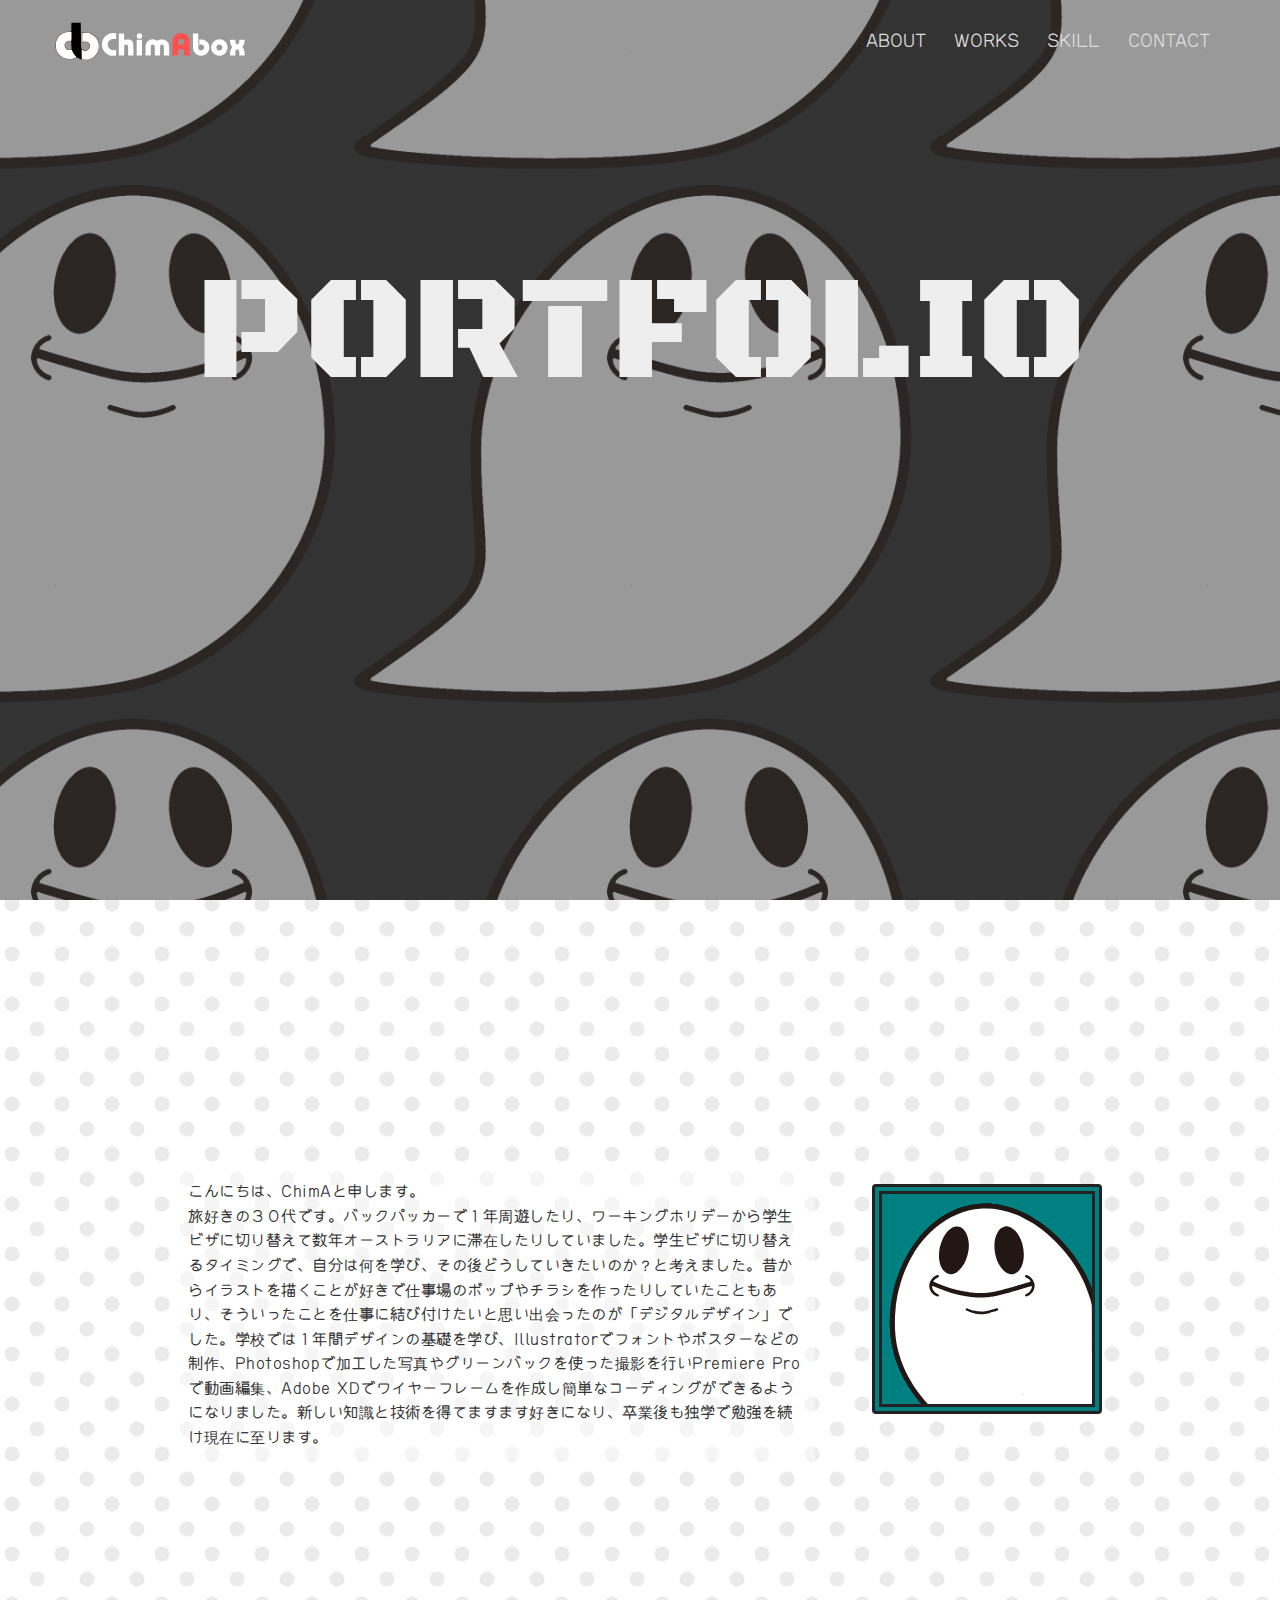
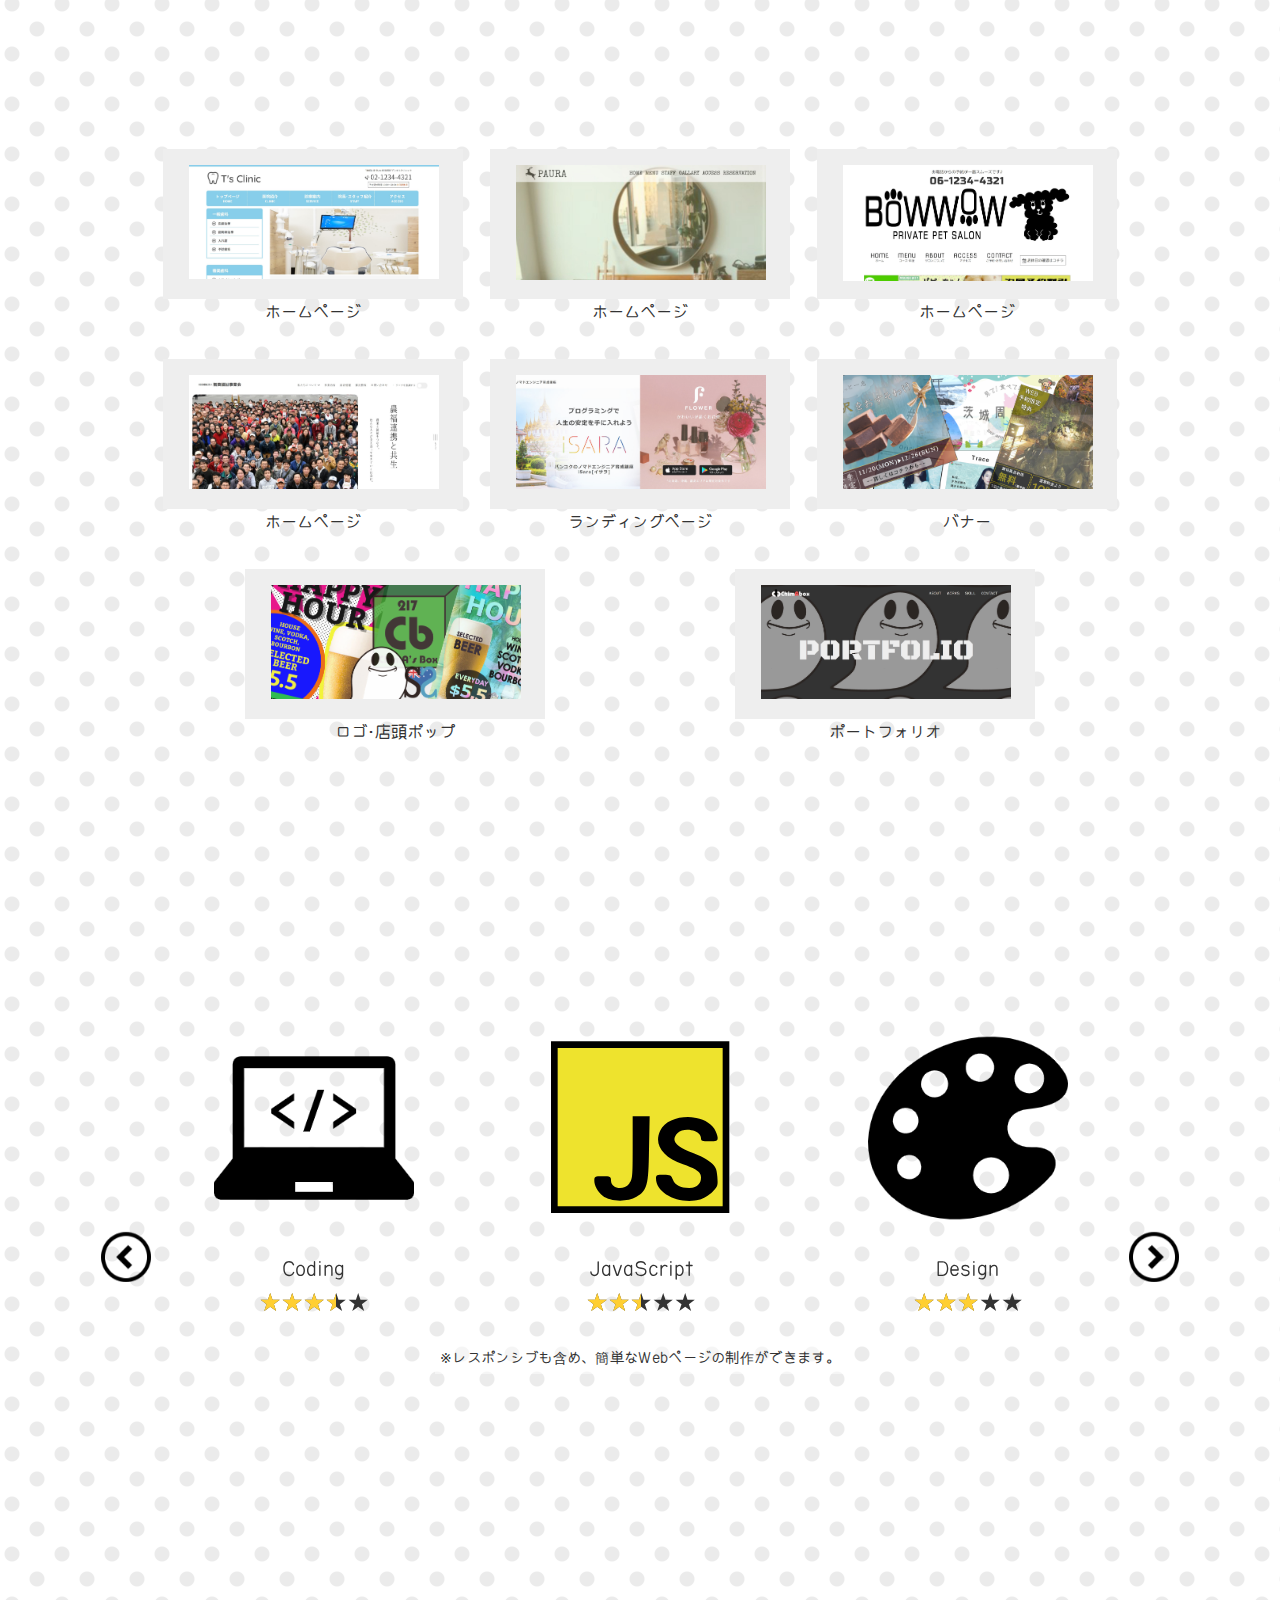
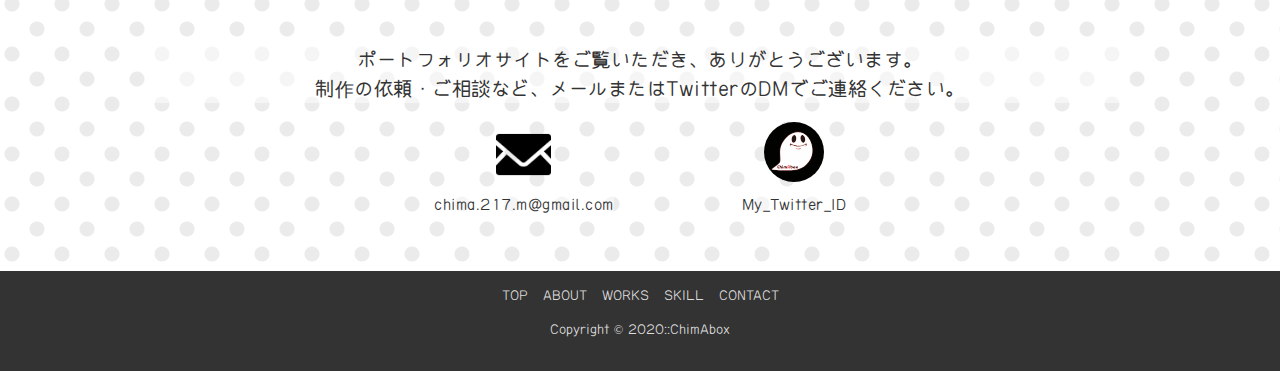
<file: index.html>
<!DOCTYPE html>
<html lang="jp">

<head>
  <meta charset="UTF-8">
  <meta name="viewport" content="width=device-width, initial-scale=1.0">
  <title>ChimA | PORTFOLIO</title>
  <meta name="twitter:card" content="summary_large_image">
  <meta name="twitter:site" content="@ChimAbox" />
  <meta property="og:url" content="https://chima-nina.com/" />
  <meta property="og:title" content="PORTFOLIO" />
  <meta property="og:description" content="ポートフォリオサイトをリニューアルしました!!" />
  <meta property="og:image" content="https://chima-nina.com/images/work-PORTFOLIO.JPG" />
  <link rel="apple-touch-icon" type="image/png" href="images/apple-touch-icon-180x180.png sizes="180x180">
  <link rel="icon" href="images/icon-192x192.png sizes="192x192">
  <link rel="stylesheet" href="https://chima-217.github.io/sample/style.css?ver=1.0.1" />
  <link rel="stylesheet" type="text/css" href="https://chima-217.github.io/sample/slick.css" />
  <link rel="preconnect" href="https://fonts.gstatic.com">
  <link
    href="https://fonts.googleapis.com/css2?family=Black+Ops+One&family=Lato:ital,wght@0,100;0,300;0,400;0,700;0,900;1,100;1,300;1,400;1,700;1,900&family=Pacifico&display=swap"
    rel="stylesheet">
  <script src="https://ajax.googleapis.com/ajax/libs/jquery/3.1.0/jquery.min.js"></script>
  <script src="main.js?ver=1.0.1" /></script>
  <!-- Global site tag (gtag.js) - Google Analytics -->
<script async src="https://www.googletagmanager.com/gtag/js?id=UA-190187647-1"></script>
<script>
  window.dataLayer = window.dataLayer || [];
  function gtag(){dataLayer.push(arguments);}
  gtag('js', new Date());

  gtag('config', 'UA-190187647-1');
</script>
</head>

<body>
  <header class="home">
    <div class="header-top">
      <div><img src="images/ChimAbox-logo.svg" alt="ChimAbox-logo"></div>
      <div class="navi">
        <a href="#aboutMe">
          <p>ABOUT</p>
        </a>
        <a href="#works">
          <p>WORKS</p>
        </a>
        <a href="#skills">
          <p>SKILL</p>
        </a>
        <a href="#contact">
          <p>CONTACT</p>
        </a>
      </div>
    </div>
    <div class="title">
      <p>PORTFOLIO</p>
    </div>
  </header>

  <section id="aboutMe">
    <div class="container">
      <div class="section_ttlBox effect-fade">
        <h1 class="section_ttl" data-title="A...">ABOUT</h1>
      </div>
      <div class="about">
        <div class="about_pic">
          <img src="images/MyFace.svg" alt="MyFace">
        </div>
        <div class="about_txt">
          <p>こんにちは、ChimAと申します。<br>
            旅好きの３０代です。バックパッカーで１年周遊したり、ワーキングホリデーから学生ビザに切り替えて数年オーストラリアに滞在したりしていました。学生ビザに切り替えるタイミングで、自分は何を学び、その後どうしていきたいのか？と考えました。昔からイラストを描くことが好きで仕事場のポップやチラシを作ったりしていたこともあり、そういったことを仕事に結び付けたいと思い出会ったのが「デジタルデザイン」でした。学校では１年間デザインの基礎を学び、Illustratorでフォントやポスターなどの制作、Photoshopで加工した写真やグリーンバックを使った撮影を行いPremiere
            Proで動画編集、Adobe XDでワイヤーフレームを作成し簡単なコーディングができるようになりました。新しい知識と技術を得てますます好きになり、卒業後も独学で勉強を続け現在に至ります。
          </p>
        </div>
      </div>
    </div>
  </section>

  <section id="works">
    <div class="container">
      <div class="section_ttlBox effect-fade">
        <h1 class="section_ttl" data-title="W...">WORKS</h1>
      </div>
      <div class="container">
        <div class="workAll">
          <div class="work">
            <div class="imgWrap">
              <div class="imgEff detail">
                <a href="detail_T'sClinic.html" target="_blank"><img src="images/work-T'sClinic.png"
                    alt="T'sClinic"></a>
              </div>
            </div>
            <p>ホームページ</p>
          </div>
          <div class="work">
            <div class="imgWrap">
              <div class="imgEff detail">
                <a href="detail_PAURA.html" target="_blank"><img src="images/work-PAURA.JPG" alt="PAURA"></a>
              </div>
            </div>
            <p>ホームページ</p>
          </div>
          <div class="work">
            <div class="imgWrap">
              <div class="imgEff detail">
                <a href="detail_BOWWOW.html" target="_blank"><img src="images/work-BOWWOW.JPG" alt="BOWWOW"></a>
              </div>
            </div>
            <p>ホームページ</p>
          </div>
          <div class="work">
            <div class="imgWrap">
              <div class="imgEff detail">
                <a href="detail_fukushi.html" target="_blank"><img src="images/work-Fukushi-jigyoukai.JPG"
                    alt="智真福祉事業会"></a>
              </div>
            </div>
            <p>ホームページ</p>
          </div>
          <div class="work">
            <div class="imgWrap">
              <div class="imgEff detail">
                <a href="LP.html" target="_blank"><img src="images/work-LP00.png" alt="LP"></a>
              </div>
            </div>
            <p>ランディングページ</p>
          </div>
          <div class="work">
            <div class="imgWrap">
              <div class="imgEff detail">
                <a href="Banner.html" target="_blank"><img src="images/work-banner00.png" alt="Banner"></a>
              </div>
            </div>
            <p>バナー</p>
          </div>
          <div class="work">
            <div class="imgWrap">
              <div class="imgEff detail">
                <a href="Other.html" target="_blank"><img src="images/work-other00.png" alt="OTHER"></a>
              </div>
            </div>
            <p>ロゴ･店頭ポップ</p>
          </div>
          <div class="work">
            <div class="imgWrap">
              <div class="imgEff detail">
                <a href="#" target="_blank"><img src="images/work-PORTFOLIO.JPG" alt="Portfolio"></a>
              </div>
            </div>
            <p>ポートフォリオ</p>
          </div>
        </div>
      </div>
    </div>
  </section>


  <section id="skills">
    <div class="container">
      <div class="section_ttlBox effect-fade">
        <h1 class="section_ttl" data-title="S...">SKILL</h1>
      </div>
      <div class="skill">
        <div><img src="images/icon-coding.png" width="200" height="200" alt="coding">
          <p>Coding<br><span class="star5_rating" data-rate="3.5"></span></p>
        </div>
        <div><img src="images/skill-JS.svg" width="200" height="200" alt="JavaScript">
          <p>JavaScript<br><span class="star5_rating" data-rate="2.5"></span></p>
        </div>
        <div><img src="images/icon-design.png" width="200" height="200" alt="Design">
          <p>Design<br><span class="star5_rating" data-rate="3"></span></p>
        </div>
        <div><img src="images/skill-Ai.svg" width="200" height="200" alt="Design">
          <p>Illustrator<br><span class="star5_rating" data-rate="4"></span></p>
        </div>
        <div><img src="images/skill-Ps.svg" width="200" height="200" alt="Design">
          <p>Photoshop<br><span class="star5_rating" data-rate="4"></span></p>
        </div>
        <div><img src="images/skill-Xd.svg" width="200" height="200" alt="Design">
          <p>XD<br><span class="star5_rating" data-rate="3"></span></p>
        </div>
        <div><img src="images/skill-Pr.svg" width="200" height="200" alt="Design">
          <p>Premiere Pro<br><span class="star5_rating" data-rate="3.5"></span></p>
        </div>
        <div><img src="images/icon-WordPress.png" width="200" height="200" alt="Design">
          <p>WordPress<br><span class="star5_rating" data-rate="2.5"></span></p>
        </div>
        <div><img src="images/icon-english.png" width="200" height="200" alt="Design">
          <p>English<br><span class="star5_rating" data-rate="4"></span></p>
        </div>
        <div><img src="images/icon-passion03.png" width="200" height="200" alt="Design">
          <p>PASSION<br><span class="star5_rating" data-rate="5"></span></p>
        </div>
      </div>
      <p class="skill-txt">※レスポンシブも含め、簡単なWebページの制作ができます。</p>
    </div>
  </section>

  <section id="contact">
    <div class="container">
      <div class="section_ttlBox effect-fade">
        <h1 class="section_ttl co" data-title="C...">CONTACT</h1>
      </div>
      <div class="contact">
        <p class="con-txt">ポートフォリオサイトをご覧いただき、ありがとうございます。<br>
          制作の依頼・ご相談など、メールまたはTwitterのDMでご連絡ください。</p>
        <div class="con-add">
          <a class="mail"><img src="images/icon-mail.png" alt=""><p>chima.217.m@gmail.com</p></a>
          <a class="twitter" href="https://twitter.com/ChimAbox" target="_blank"><img src="images/twitter-icon.svg"
            alt="My_Twitter_ID"><p>My_Twitter_ID</p></a>
        </div>
      </div>
    </div>
  </section>

  <section id="footer_home">
    <div class="container">
      <a href="index.html">TOP</a>
      <a href="#aboutMe">ABOUT</a>
      <a href="#works">WORKS</a>
      <a href="#skills">SKILL</a>
      <a href="#contact">CONTACT</a>
      <p>Copyright © 2020::Chim<span>A</span>box</p>
    </div>
  </section>

  <script src="slick.min.js" /></script>
  <script type="text/javascript">
    $(document).ready(function () {
      $('.skill').slick({
        autoplay: true,
        autoplaySpeed: 2000,
        slidesToShow: 3,
        slidesToScroll: 1,
        arrows: true,
        prevArrow: '<img src="images/arrow-left.png" alt="" class="slide-arrow prev">',
        nextArrow: '<img src="images/arrow-right.png" alt="" class="slide-arrow next">',
        responsive: [
          {
            breakpoint: 769,
            settings: {
              arrows: true,
              slidesToShow: 2
            }
          },
          {
            breakpoint: 560,
            settings: {
              arrows: true,
              slidesToShow: 1
            }
          }
        ]
      });
    });
  </script>

</body>

</html>
</file>
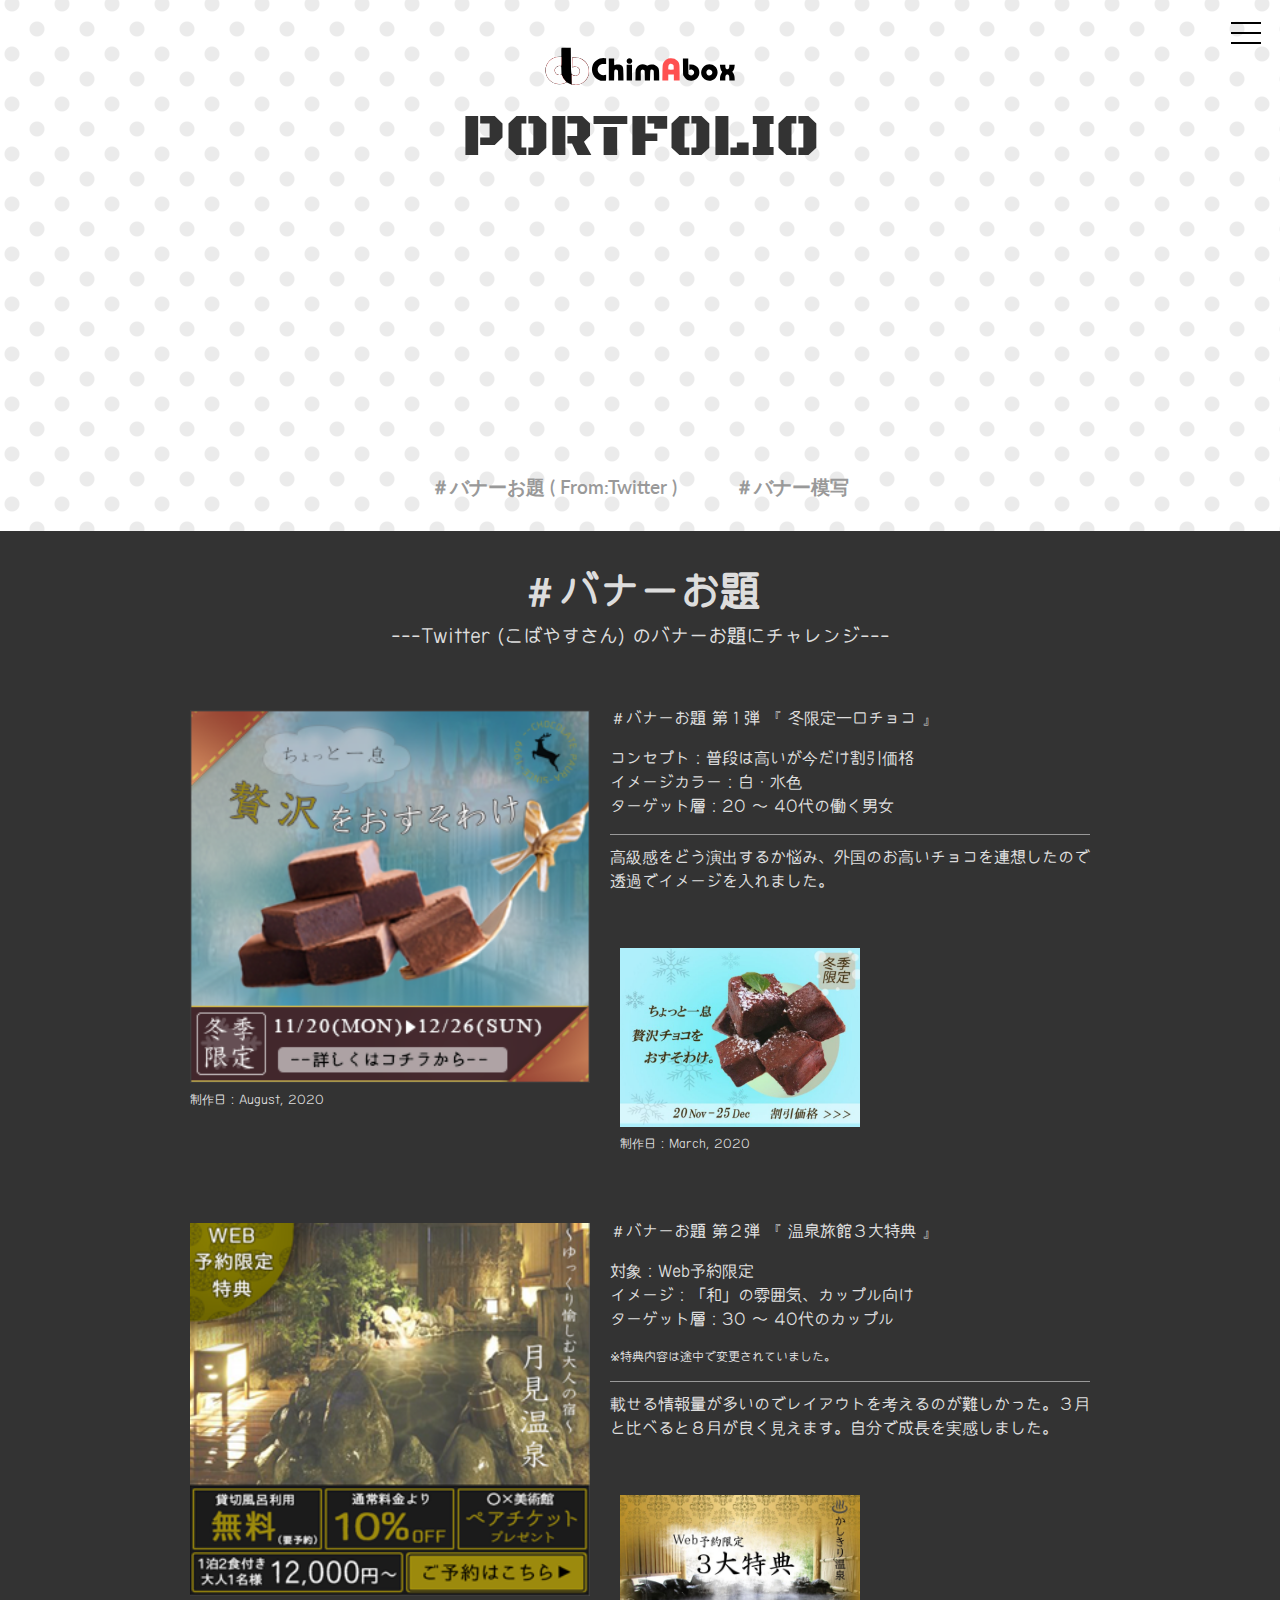
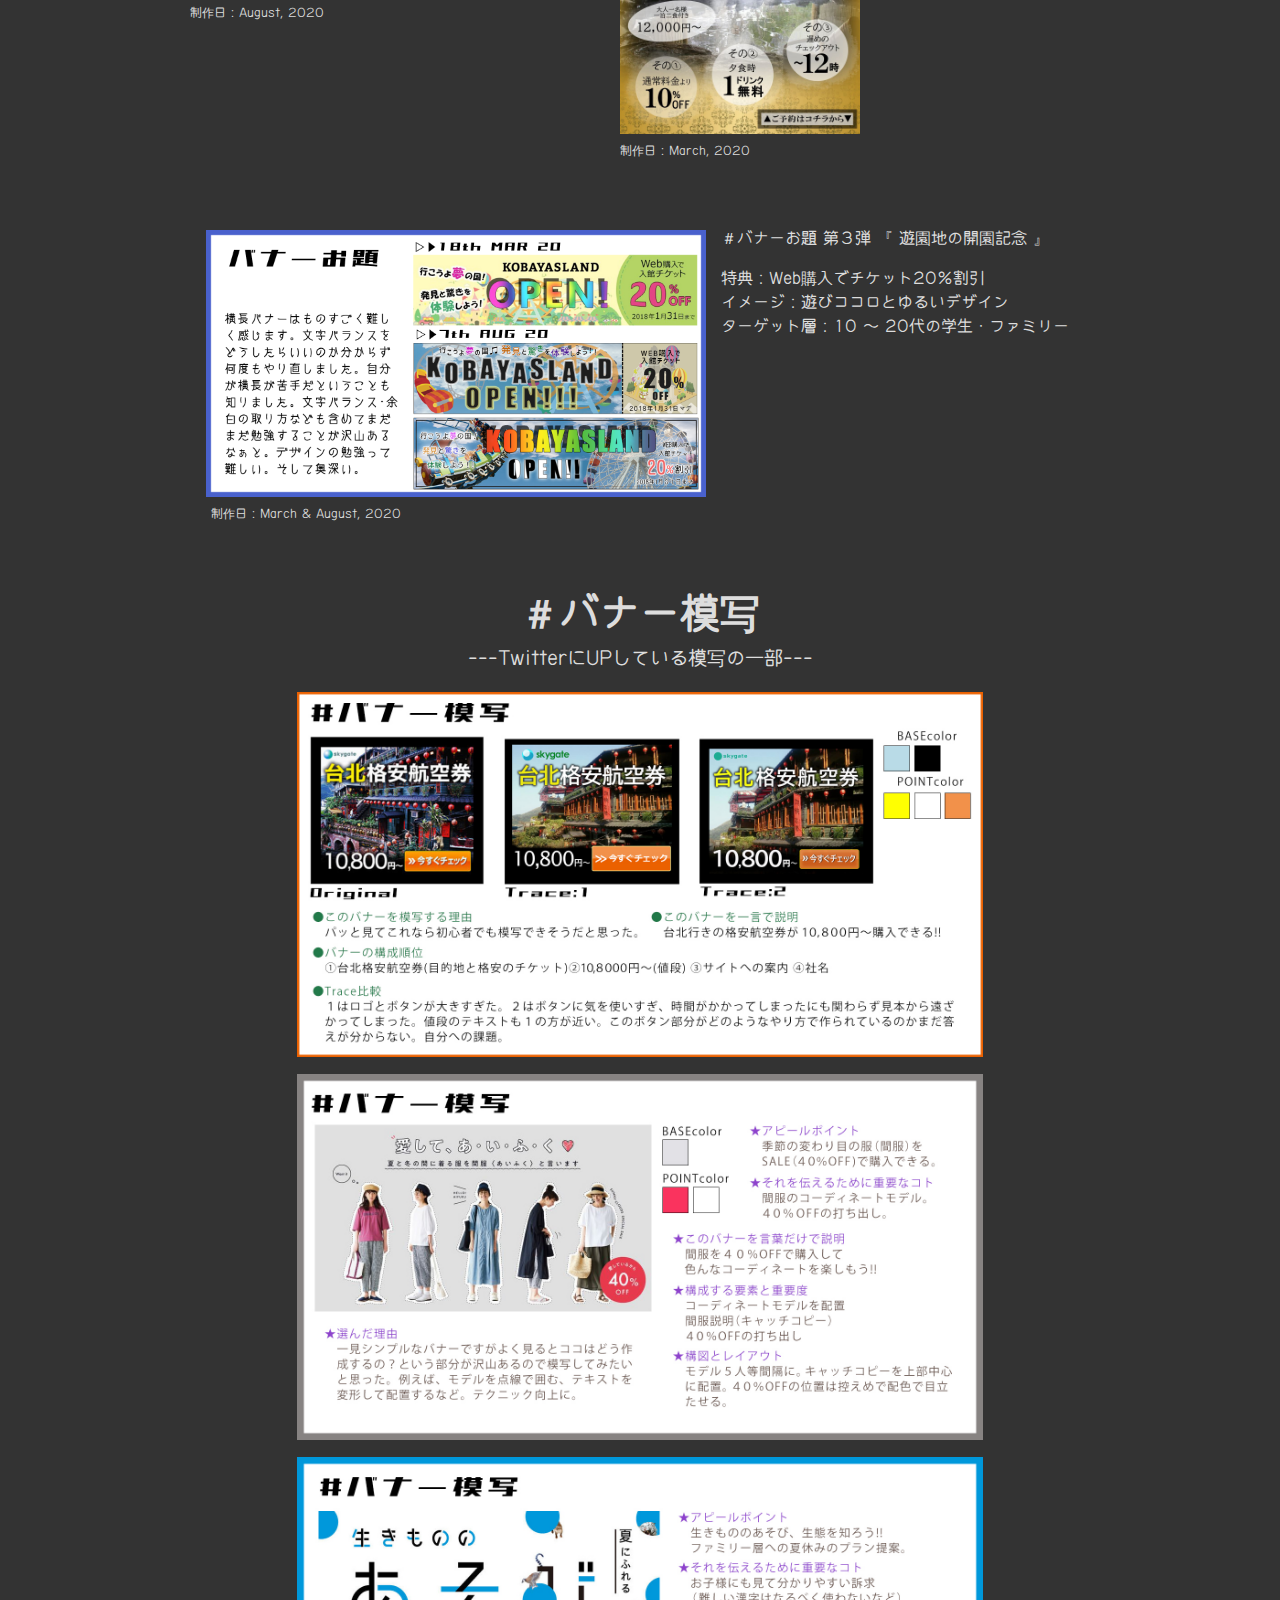
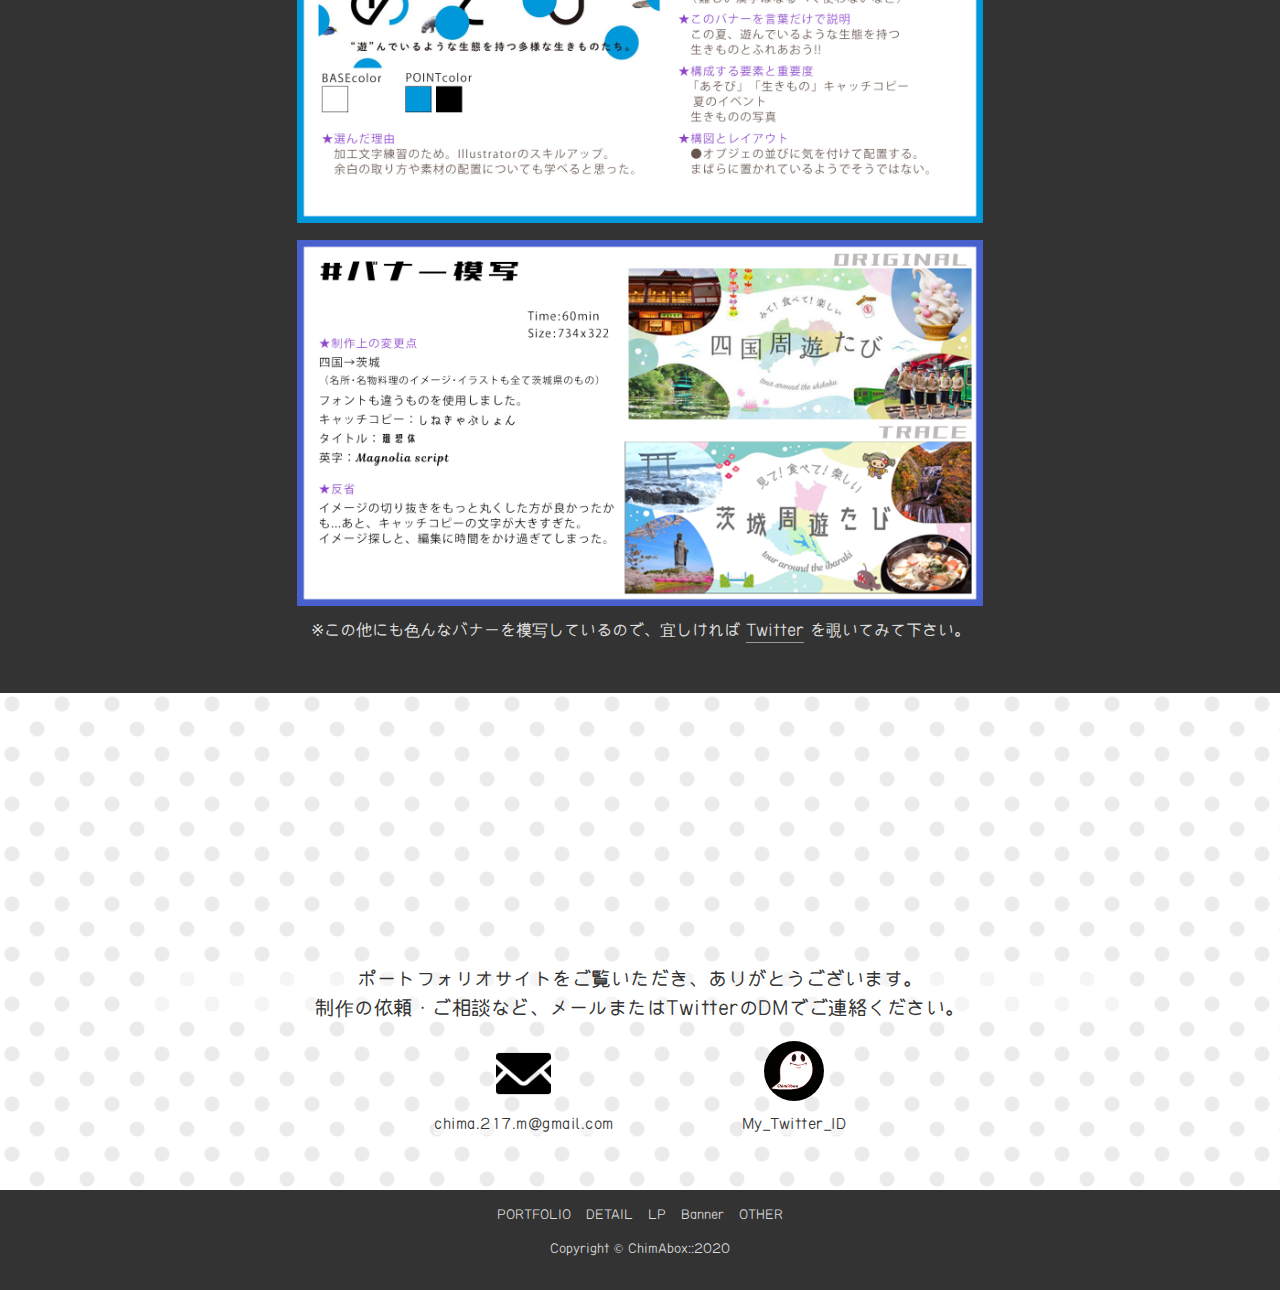
<file: Banner.html>
<!DOCTYPE html>
<html lang="jp">

<head>
  <meta charset="UTF-8">
  <meta name="viewport" content="width=device-width, initial-scale=1.0">
  <title>PORTFOLIO | Banner</title>
  <link rel="apple-touch-icon" type="image/png" href="images/apple-touch-icon-180x180.png">
  <link rel="icon" type="image/png" href="images/icon-192x192.png">
  <link rel="stylesheet" href="https://chima-217.github.io/sample/style.css?ver=1.0.1">
  <link rel="preconnect" href="https://fonts.gstatic.com">
  <link
    href="https://fonts.googleapis.com/css2?family=Black+Ops+One&family=Lato:ital,wght@0,100;0,300;0,400;0,700;0,900;1,100;1,300;1,400;1,700;1,900&family=Pacifico&display=swap"
    rel="stylesheet">
  <script src="https://ajax.googleapis.com/ajax/libs/jquery/3.1.0/jquery.min.js"></script>
  <script src="main.js?ver=1.0.1"></script>
  <!-- Global site tag (gtag.js) - Google Analytics -->
<script async src="https://www.googletagmanager.com/gtag/js?id=UA-190187647-1"></script>
<script>
  window.dataLayer = window.dataLayer || [];
  function gtag(){dataLayer.push(arguments);}
  gtag('js', new Date());

  gtag('config', 'UA-190187647-1');
</script>
</head>

<body>
  <div id="wrap">

    <header>
      <section id="detail_naviDrawer">
        <div class="detail_hamburger">
          <span></span>
          <span></span>
          <span></span>
        </div>
        <nav class="detail_drawer">
          <ul>
            <li><a href="detail_T'sClinic.html">DETAIL</a></li>
            <li><a href="LP.html">LP</a></li>
            <li><a href="Banner.html">Banner</a></li>
            <li><a href="Other.html">OTHER</a></li>
            <li><a href="index.html">PORTFOLIO</a></li>
          </ul>
        </nav>
      </section>

      <header class="detailpage">
        <div class="detailpage-header">
          <div class="container">
            <a href="index.html"><img src="images/ChimAbox-logo001.svg" alt="ChimAbox-logo"></a>
            <p>PORTFOLIO</p>
          </div>
        </div>
      </header>

      <section id="detail_top">
        <div class="container">
          <div class="section_ttlBox effect-fade">
            <h1 class="section_ttl" data-title="B...">Banner</h1>
          </div>
          <div class="detail_navi">
            <a href="#odai">＃バナーお題 ( From:Twitter )</a>
            <a href="#trace">＃バナー模写</a>
          </div>
        </div>
      </section>

      <div class="banner-wrap">
        <section id="odai">
          <div class="container">
            <h2 class="lp_ttl">＃バナーお題</h2>
            <p class="banner_ttl_s">---Twitter (こばやすさん) のバナーお題にチャレンジ---</p>

            <div class="detail_txtAll">
              <div><img class="kobanner_l" src="images/work-kobanner01.png" alt="banner">
                <p class="date_2">制作日 : August, 2020</p>
              </div>
              <div class="banner_txt">
                <p class="odai_ttl">＃バナーお題 第１弾 『 冬限定一口チョコ 』</p>
                <p class="odai_ttl">コンセプト : 普段は高いが今だけ割引価格<br>
                  イメージカラー : 白・水色<br>
                  ターゲット層 : 20 ～ 40代の働く男女</p>
                <p class="kobanner_txt">高級感をどう演出するか悩み、外国のお高いチョコを連想したので透過でイメージを入れました。</p><br>
                <img class="kobanner" src="images/work-kobanner01-2.JPG" alt="banner">
                <p class="date_1">制作日 : March, 2020</p>
              </div>
            </div>
            <div class="detail_txtAll">
              <div><img class="kobanner_l" src="images/work-kobanner02.png" alt="banner">
                <p class="date_2">制作日 : August, 2020</p>
              </div>
              <div class="banner_txt">
                <p class="odai_ttl">＃バナーお題 第２弾 『 温泉旅館３大特典 』</p>
                <p class="odai_ttl">対象 : Web予約限定<br>
                  イメージ : 「和」の雰囲気、カップル向け<br>
                  ターゲット層 : 30 ～ 40代のカップル</p>
                <p class="odai_s">※特典内容は途中で変更されていました。</p>
                <p class="kobanner_txt">載せる情報量が多いのでレイアウトを考えるのが難しかった。３月と比べると８月が良く見えます。自分で成長を実感しました。</p><br>
                <img class="kobanner" src="images/work-kobanner02-2.JPG" alt="banner">
                <p class="date_1">制作日 : March, 2020</p>
              </div>
            </div>
            <div class="detail_txtAll">
              <div><img class="kobanner_ll" src="images/work-kobanner03.png" alt="banner">
                <p class="date_2">制作日 : March & August, 2020</p>
              </div>
              <div class="banner_txt">
                <p class="odai_ttl">＃バナーお題 第３弾 『 遊園地の開園記念 』</p>
                <p class="odai_ttl">特典 : Web購入でチケット20％割引<br>
                  イメージ : 遊びココロとゆるいデザイン<br>
                  ターゲット層 : 10 ～ 20代の学生・ファミリー</p>
              </div>
            </div>
          </div>
        </section>

        <section id="trace">
          <div class="container">
            <h2 class="lp_ttl">＃バナー模写</h2>
            <p class="banner_ttl_s">---TwitterにUPしている模写の一部---</p>
            <div class="bannerAll">
              <img class="trace01" src="images/work-banner02.png" alt="banner">
              <img src="images/work-banner03.png" alt="banner">
              <img src="images/work-banner04.png" alt="banner">
              <img src="images/work-banner05.png" alt="banner">
              <p class="trace_txt">※この他にも色んなバナーを模写しているので、宜しければ <a href="https://twitter.com/ChimAbox">Twitter</a>
                を覗いてみて下さい。</p>
            </div>
          </div>
        </section>
      </div>


      <section id="contact">
        <div class="container">
          <div class="section_ttlBox effect-fade">
            <h1 class="section_ttl co" data-title="C...">CONTACT</h1>
          </div>
          <div class="contact">
            <p class="con-txt">ポートフォリオサイトをご覧いただき、ありがとうございます。<br>
              制作の依頼・ご相談など、メールまたはTwitterのDMでご連絡ください。</p>
            <div class="con-add">
              <a class="mail"><img src="images/icon-mail.png" alt=""><p>chima.217.m@gmail.com</p></a>
              <a class="twitter" href="https://twitter.com/ChimAbox" target="_blank"><img src="images/twitter-icon.svg"
                alt="My_Twitter_ID"><p>My_Twitter_ID</p></a>
            </div>
          </div>
        </div>
      </section>

      <section id="footer">
        <div class="container">
          <div class="footer-navi">
            <a href="index.html">
              <p>PORTFOLIO</p>
            </a>
            <a href="detail_T'sClinic.html">
              <p>DETAIL</p>
            </a>
            <a href="LP.html">
              <p>LP</p>
            </a>
            <a href="Banner.html">
              <p>Banner</p>
            </a>
            <a href="Other.html">
              <p>OTHER</p>
            </a>
          </div>
          <p>Copyright © Chim<span>A</span>box::2020</p>
        </div>
      </section>

</body>

</html>
</file>
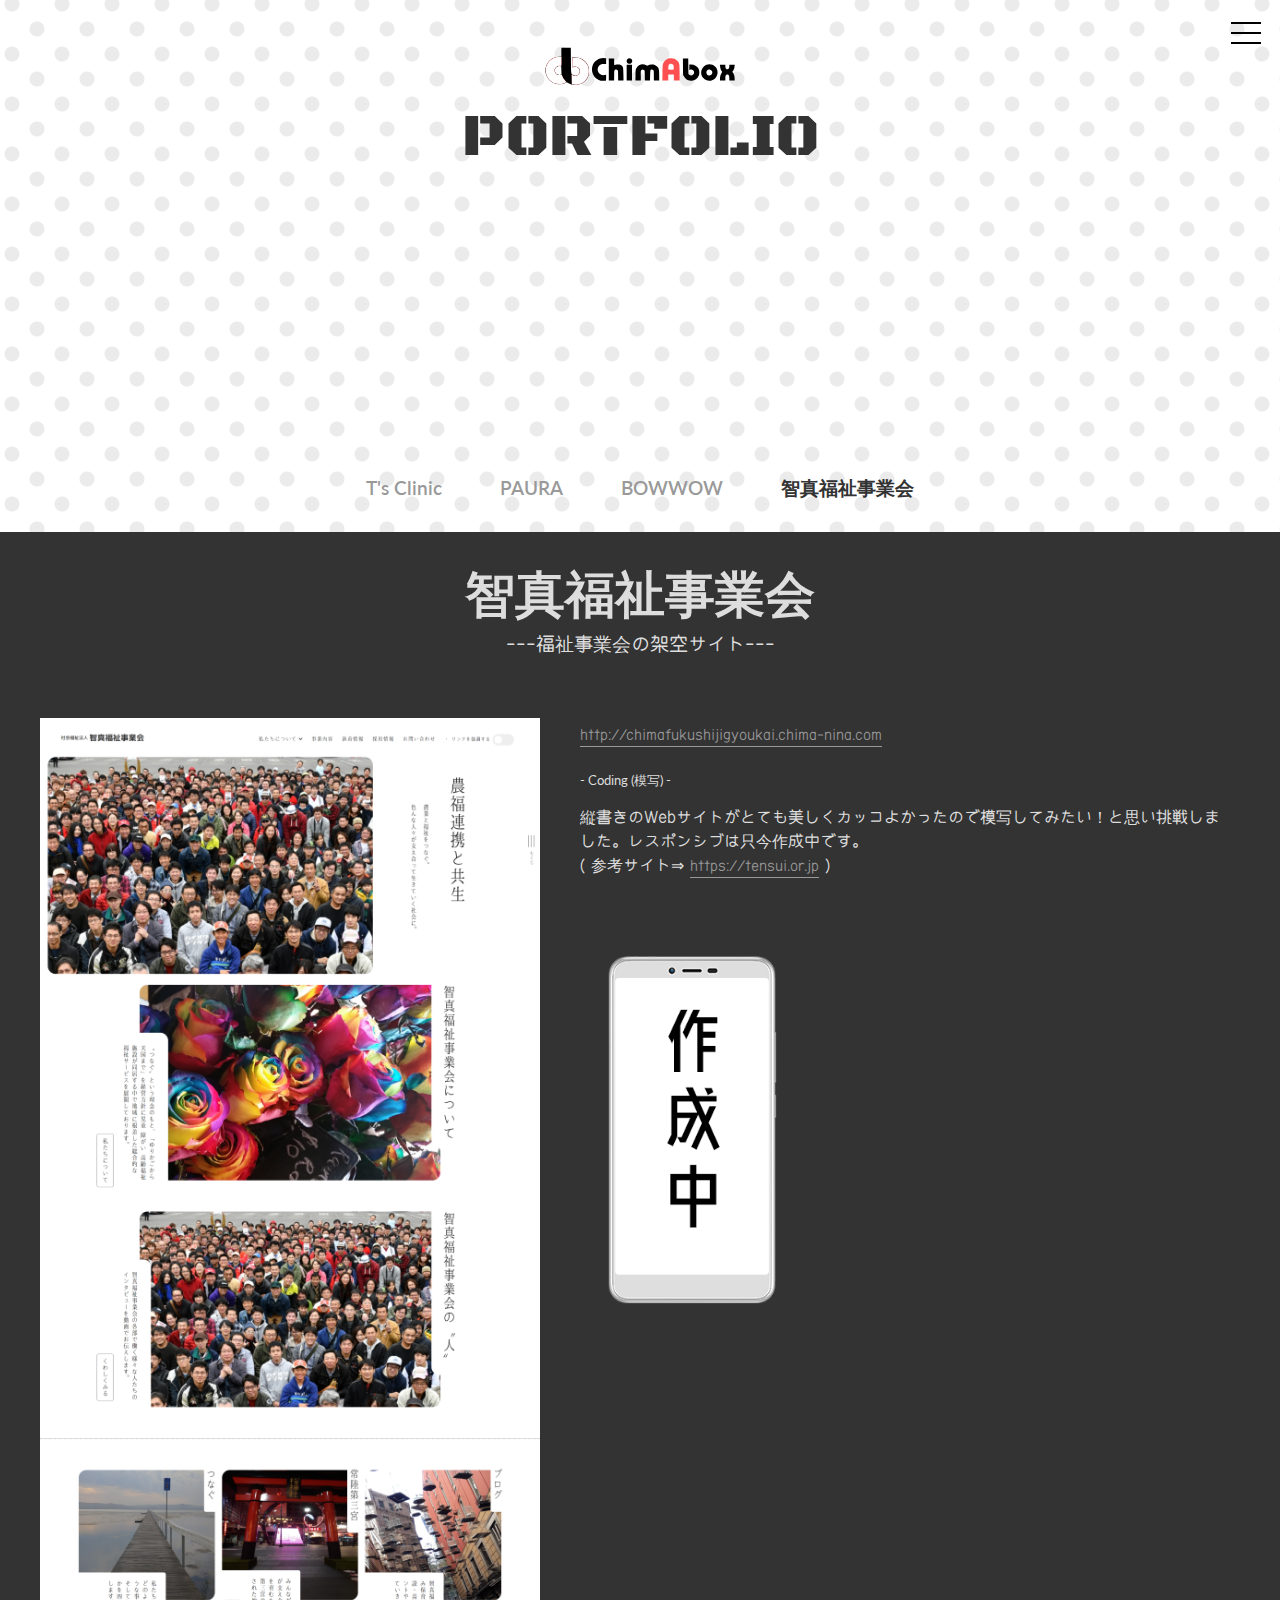
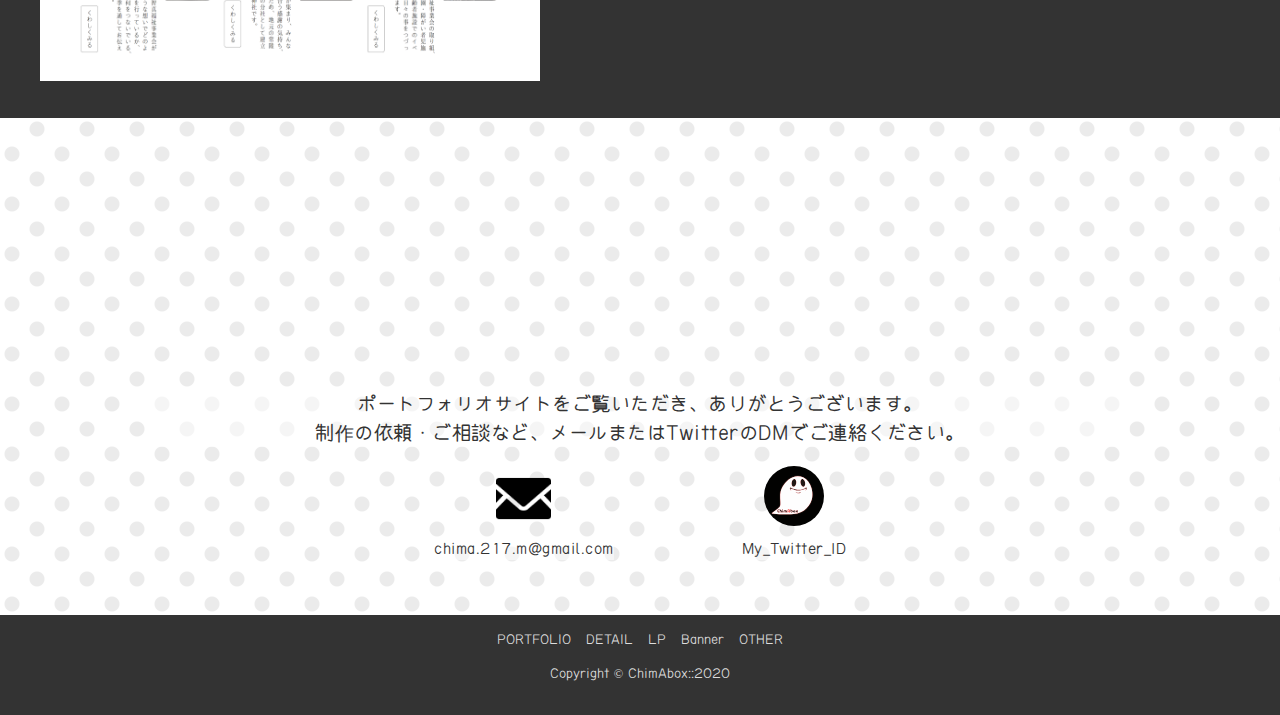
<file: detail_fukushi.html>
<!DOCTYPE html>
<html lang="jp">

<head>
  <meta charset="UTF-8">
  <meta name="viewport" content="width=device-width, initial-scale=1.0">
  <title>PORTFOLIO | Detail</title>
  <link rel="apple-touch-icon" type="image/png" href="images/apple-touch-icon-180x180.png">
  <link rel="icon" type="image/png" href="images/icon-192x192.png">
  <link rel="stylesheet" href="https://chima-217.github.io/sample/style.css?ver=1.0.1">
  <link rel="preconnect" href="https://fonts.gstatic.com">
  <link
    href="https://fonts.googleapis.com/css2?family=Black+Ops+One&family=Lato:ital,wght@0,100;0,300;0,400;0,700;0,900;1,100;1,300;1,400;1,700;1,900&family=Pacifico&display=swap"
    rel="stylesheet">
  <script src="https://ajax.googleapis.com/ajax/libs/jquery/3.1.0/jquery.min.js"></script>
  <script src="main.js?ver=1.0.1"></script>
  <!-- Global site tag (gtag.js) - Google Analytics -->
<script async src="https://www.googletagmanager.com/gtag/js?id=UA-190187647-1"></script>
<script>
  window.dataLayer = window.dataLayer || [];
  function gtag(){dataLayer.push(arguments);}
  gtag('js', new Date());

  gtag('config', 'UA-190187647-1');
</script>
</head>

<body>
  <div id="wrap">

    <header>
      <section id="detail_naviDrawer">
        <div class="detail_hamburger">
          <span></span>
          <span></span>
          <span></span>
        </div>
        <nav class="detail_drawer">
          <ul>
            <li><a href="detail_T'sClinic.html">DETAIL</a></li>
            <li><a href="LP.html">LP</a></li>
            <li><a href="Banner.html">Banner</a></li>
            <li><a href="Other.html">OTHER</a></li>
            <li><a href="index.html">PORTFOLIO</a></li>
          </ul>
        </nav>
      </section>

      <header class="detailpage">
        <div class="detailpage-header">
          <div class="container">
            <a href="index.html"><img src="images/ChimAbox-logo001.svg" alt="ChimAbox-logo"></a>
            <p>PORTFOLIO</p>
          </div>
        </div>
      </header>

      <section id="detail_top">
        <div class="container">
          <div class="section_ttlBox effect-fade">
            <h1 class="section_ttl co" data-title="D...">DETAIL</h1>
          </div>
          <div class="detail_navi">
            <a href="detail_T'sClinic.html">T's Clinic</a>
            <a href="detail_PAURA.html">PAURA</a>
            <a href="detail_BOWWOW.html">BOWWOW</a>
            <a class="here" href="">智真福祉事業会</a>
          </div>
        </div>

        <div class="detail_main">
          <h2 class="detail-fukushi">智真福祉事業会</h2>
          <p>---福祉事業会の架空サイト---</p>
          <div class="detail_txtAll">
            <div><img src="images/detail004.png" alt="fukushi"></div>
            <div class="detail_txt">
              <a class="fukushi_url"
                href="http://chimafukushijigyoukai.chima-nina.com/">http://chimafukushijigyoukai.chima-nina.com</a>
              <p class="detail_txt_s">- Coding (模写) -</p>
              <p>
                縦書きのWebサイトがとても美しくカッコよかったので模写してみたい！と思い挑戦しました。レスポンシブは只今作成中です。<br>
                ( 参考サイト⇒ <a href="https://tensui.or.jp/">https://tensui.or.jp</a> )</p>
              <div><img class="responsiveSP" src="images/SPscreen-fukushi.png" alt=""></div>
            </div>
          </div>
        </div>
      </section>

      <section id="contact">
        <div class="container">
          <div class="section_ttlBox effect-fade">
            <h1 class="section_ttl co" data-title="C...">CONTACT</h1>
          </div>
          <div class="contact">
            <p class="con-txt">ポートフォリオサイトをご覧いただき、ありがとうございます。<br>
              制作の依頼・ご相談など、メールまたはTwitterのDMでご連絡ください。</p>
            <div class="con-add">
              <a class="mail"><img src="images/icon-mail.png" alt=""><p>chima.217.m@gmail.com</p></a>
              <a class="twitter" href="https://twitter.com/ChimAbox" target="_blank"><img src="images/twitter-icon.svg"
                alt="My_Twitter_ID"><p>My_Twitter_ID</p></a>
            </div>
          </div>
        </div>
      </section>

      <section id="footer">
        <div class="container">
          <div class="footer-navi">
            <a href="index.html">
              <p>PORTFOLIO</p>
            </a>
            <a href="detail_T'sClinic.html">
              <p>DETAIL</p>
            </a>
            <a href="LP.html">
              <p>LP</p>
            </a>
            <a href="Banner.html">
              <p>Banner</p>
            </a>
            <a href="Other.html">
              <p>OTHER</p>
            </a>
          </div>
          <p>Copyright © Chim<span>A</span>box::2020</p>
        </div>
      </section>

</body>

</html>
</file>
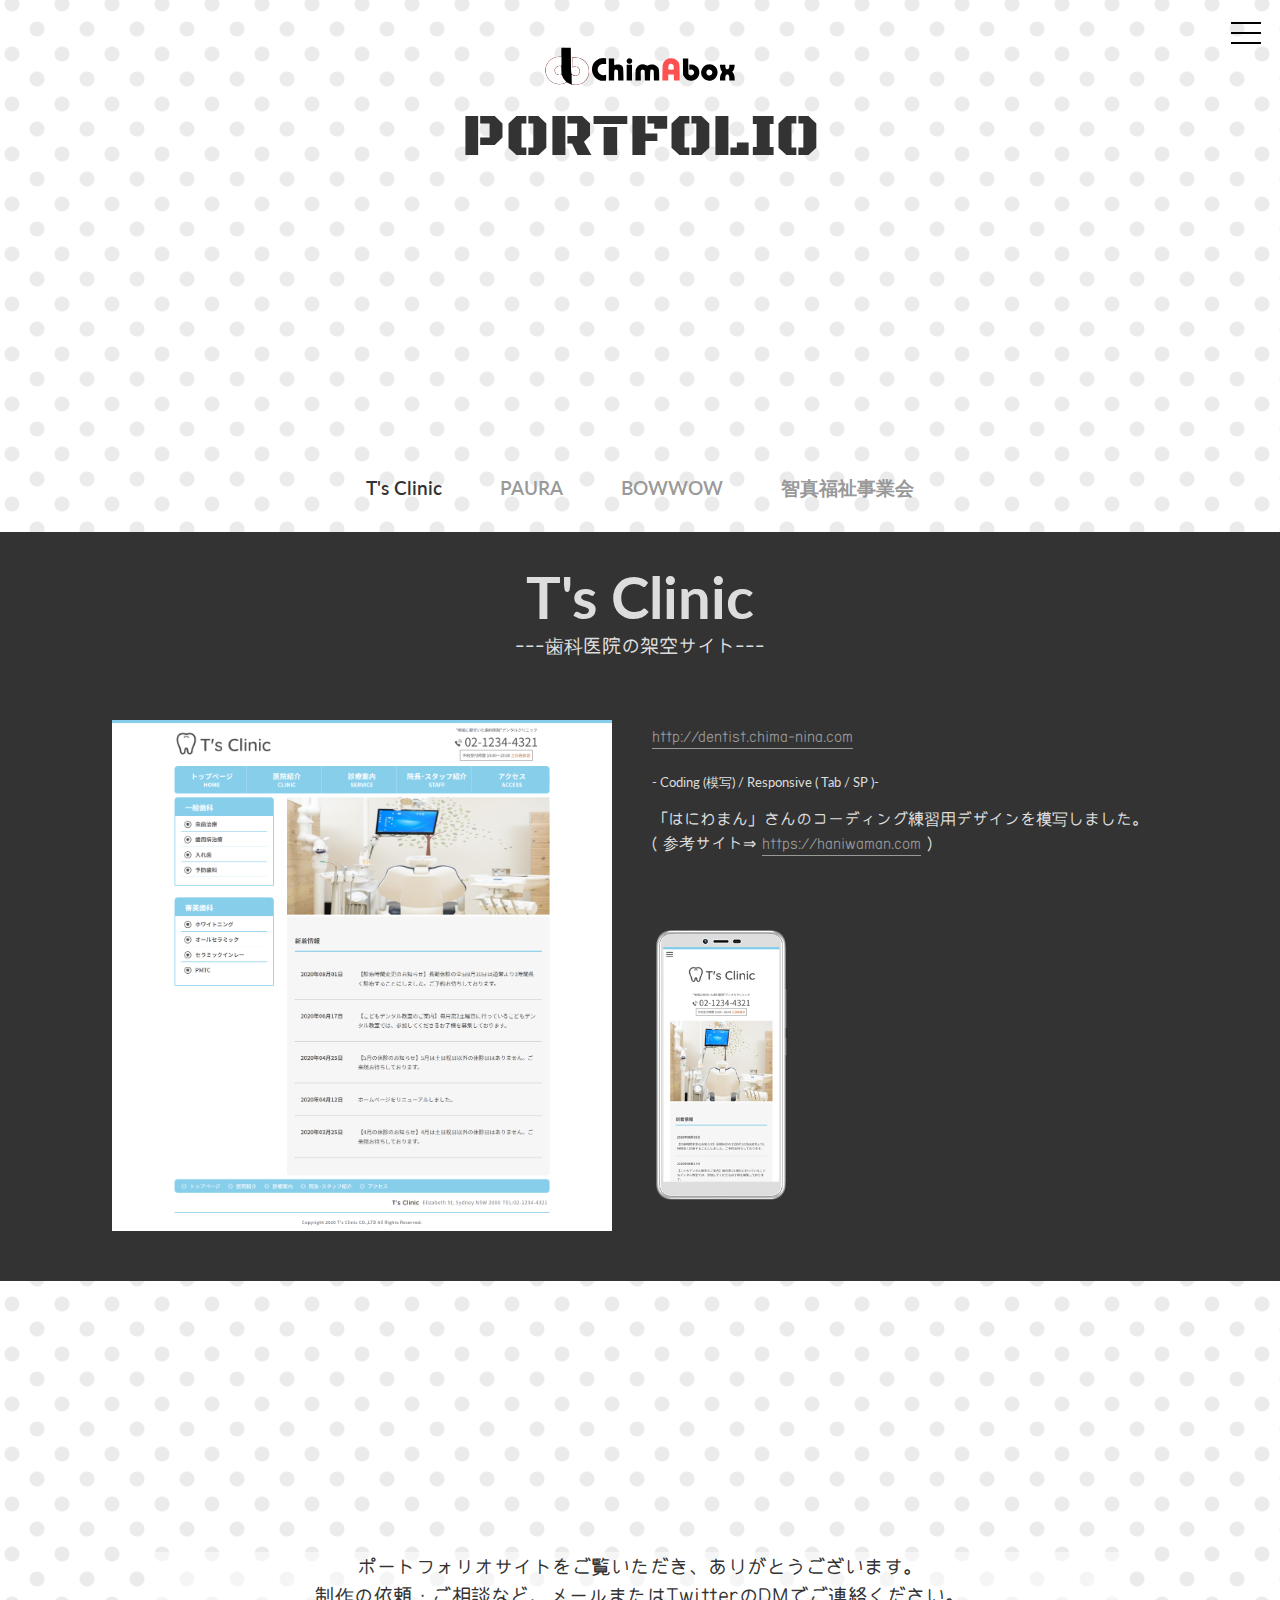
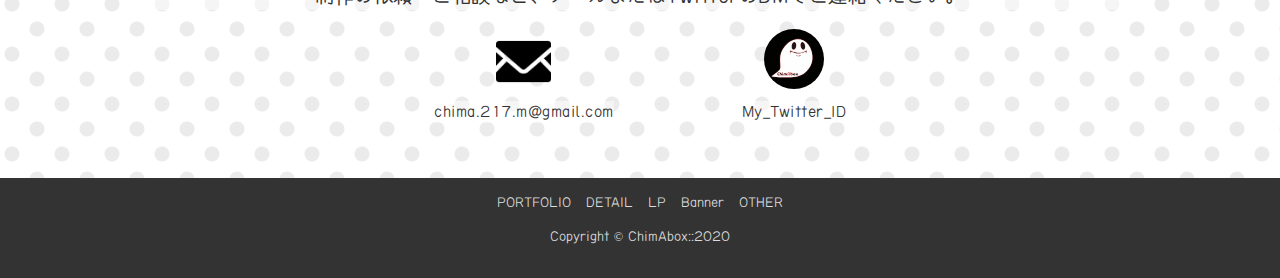
<file: detail_T'sClinic.html>
<!DOCTYPE html>
<html lang="jp">

<head>
  <meta charset="UTF-8">
  <meta name="viewport" content="width=device-width, initial-scale=1.0">
  <title>PORTFOLIO | Detail</title>
  <link rel="apple-touch-icon" type="image/png" href="images/apple-touch-icon-180x180.png">
  <link rel="icon" type="image/png" href="images/icon-192x192.png">
  <link rel="stylesheet" href="https://chima-217.github.io/sample/style.css?ver=1.0.1">
  <link rel="preconnect" href="https://fonts.gstatic.com">
  <link
    href="https://fonts.googleapis.com/css2?family=Black+Ops+One&family=Lato:ital,wght@0,100;0,300;0,400;0,700;0,900;1,100;1,300;1,400;1,700;1,900&family=Pacifico&display=swap"
    rel="stylesheet">
  <script src="https://ajax.googleapis.com/ajax/libs/jquery/3.1.0/jquery.min.js"></script>
  <script src="main.js?ver=1.0.1"></script>
  <!-- Global site tag (gtag.js) - Google Analytics -->
<script async src="https://www.googletagmanager.com/gtag/js?id=UA-190187647-1"></script>
<script>
  window.dataLayer = window.dataLayer || [];
  function gtag(){dataLayer.push(arguments);}
  gtag('js', new Date());

  gtag('config', 'UA-190187647-1');
</script>
</head>

<body>
  <div id="wrap">

    <header>
      <section id="detail_naviDrawer">
        <div class="detail_hamburger">
          <span></span>
          <span></span>
          <span></span>
        </div>
        <nav class="detail_drawer">
          <ul>
            <li><a href="detail_T'sClinic.html">DETAIL</a></li>
            <li><a href="LP.html">LP</a></li>
            <li><a href="Banner.html">Banner</a></li>
            <li><a href="Other.html">OTHER</a></li>
            <li><a href="index.html">PORTFOLIO</a></li>
          </ul>
        </nav>
      </section>

      <header class="detailpage">
        <div class="detailpage-header">
          <div class="container">
            <a href="index.html"><img src="images/ChimAbox-logo001.svg" alt="ChimAbox-logo"></a>
            <p>PORTFOLIO</p>
          </div>
        </div>
      </header>

      <section id="detail_top">
        <div class="container">
          <div class="section_ttlBox effect-fade">
            <h1 class="section_ttl co" data-title="D...">DETAIL</h1>
          </div>
          <div class="detail_navi">
            <a class="here" href="">T's Clinic</a>
            <a href="detail_PAURA.html">PAURA</a>
            <a href="detail_BOWWOW.html">BOWWOW</a>
            <a href="detail_fukushi.html">智真福祉事業会</a>
          </div>
        </div>

        <div class="detail_main">
          <h2>T's Clinic</h2>
          <p>---歯科医院の架空サイト---</p>
          <div class="detail_txtAll">
            <div><img src="images/detail001.png" alt="T's Clinic"></div>
            <div class="detail_txt">
              <a href="http://dentist.chima-nina.com/">http://dentist.chima-nina.com</a>
              <p class="detail_txt_s">- Coding (模写) / Responsive ( Tab / SP )-</p>
              <p>
                「はにわまん」さんのコーディング練習用デザインを模写しました。<br>
                ( 参考サイト⇒ <a href="https://haniwaman.com">https://haniwaman.com</a> )</p>
              <div><img class="responsiveSP" src="images/SPscreen-T'sClinic.png" alt=""></div>
            </div>
          </div>
        </div>
      </section>

      <section id="contact">
        <div class="container">
          <div class="section_ttlBox effect-fade">
            <h1 class="section_ttl co" data-title="C...">CONTACT</h1>
          </div>
          <div class="contact">
            <p class="con-txt">ポートフォリオサイトをご覧いただき、ありがとうございます。<br>
              制作の依頼・ご相談など、メールまたはTwitterのDMでご連絡ください。</p>
            <div class="con-add">
              <a class="mail"><img src="images/icon-mail.png" alt=""><p>chima.217.m@gmail.com</p></a>
              <a class="twitter" href="https://twitter.com/ChimAbox" target="_blank"><img src="images/twitter-icon.svg"
                alt="My_Twitter_ID"><p>My_Twitter_ID</p></a>
            </div>
          </div>
        </div>
      </section>

      <section id="footer">
        <div class="container">
          <div class="footer-navi">
            <a href="index.html">
              <p>PORTFOLIO</p>
            </a>
            <a href="detail_T'sClinic.html">
              <p>DETAIL</p>
            </a>
            <a href="LP.html">
              <p>LP</p>
            </a>
            <a href="Banner.html">
              <p>Banner</p>
            </a>
            <a href="Other.html">
              <p>OTHER</p>
            </a>
          </div>
          <p>Copyright © Chim<span>A</span>box::2020</p>
        </div>
      </section>

</body>

</html>
</file>
